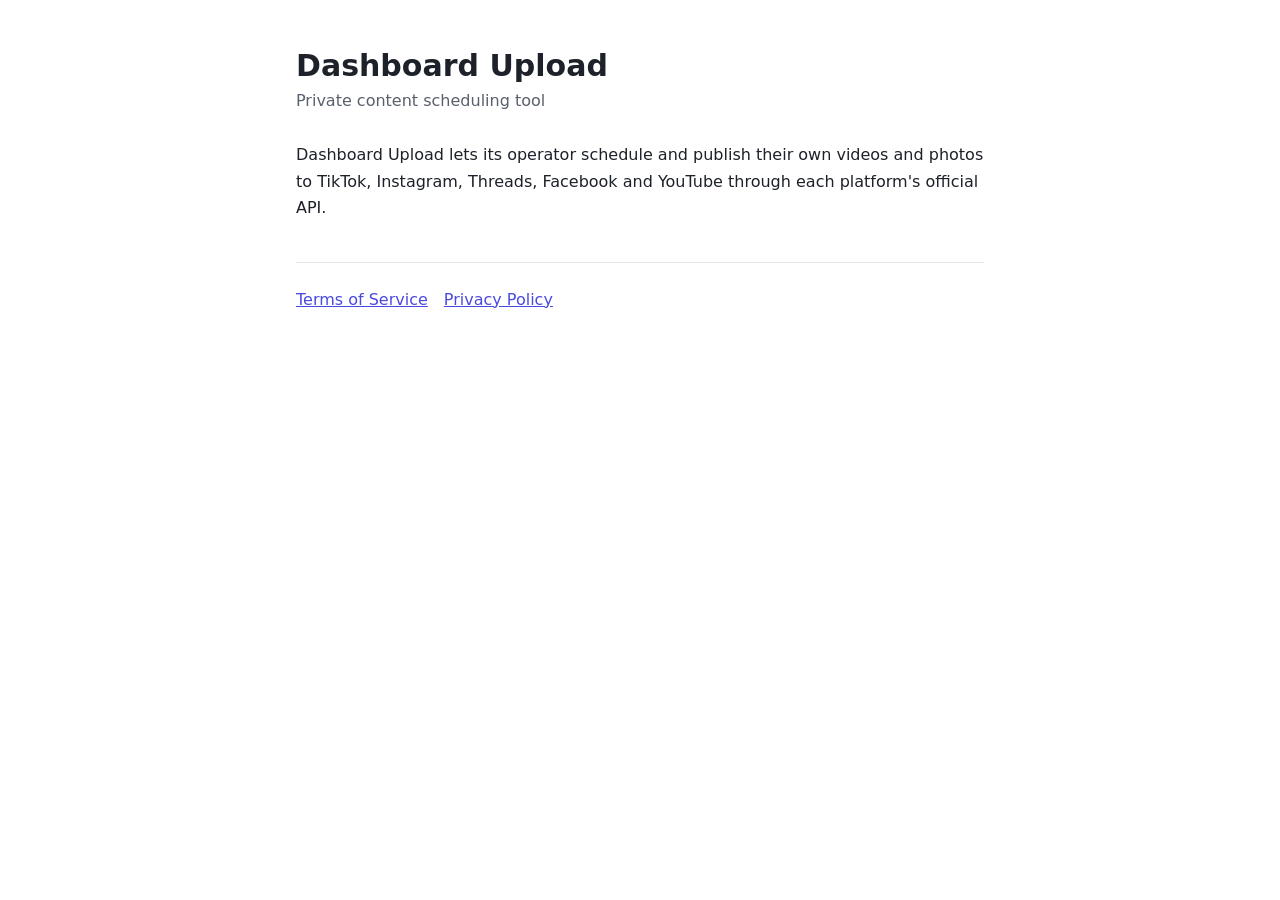
<file: index.html>
<!doctype html>
<html lang="en">
<head>
  <meta charset="utf-8" />
  <meta name="viewport" content="width=device-width, initial-scale=1" />
  <title>Dashboard Upload</title>
  <link rel="stylesheet" href="style.css" />
</head>
<body>
<main>
  <h1>Dashboard Upload</h1>
  <p class="date">Private content scheduling tool</p>
  <p>Dashboard Upload lets its operator schedule and publish their own videos and photos to TikTok, Instagram, Threads, Facebook and YouTube through each platform's official API.</p>
  <nav><a href="terms.html">Terms of Service</a><a href="privacy.html">Privacy Policy</a></nav>
</main>
</body>
</html>
</file>
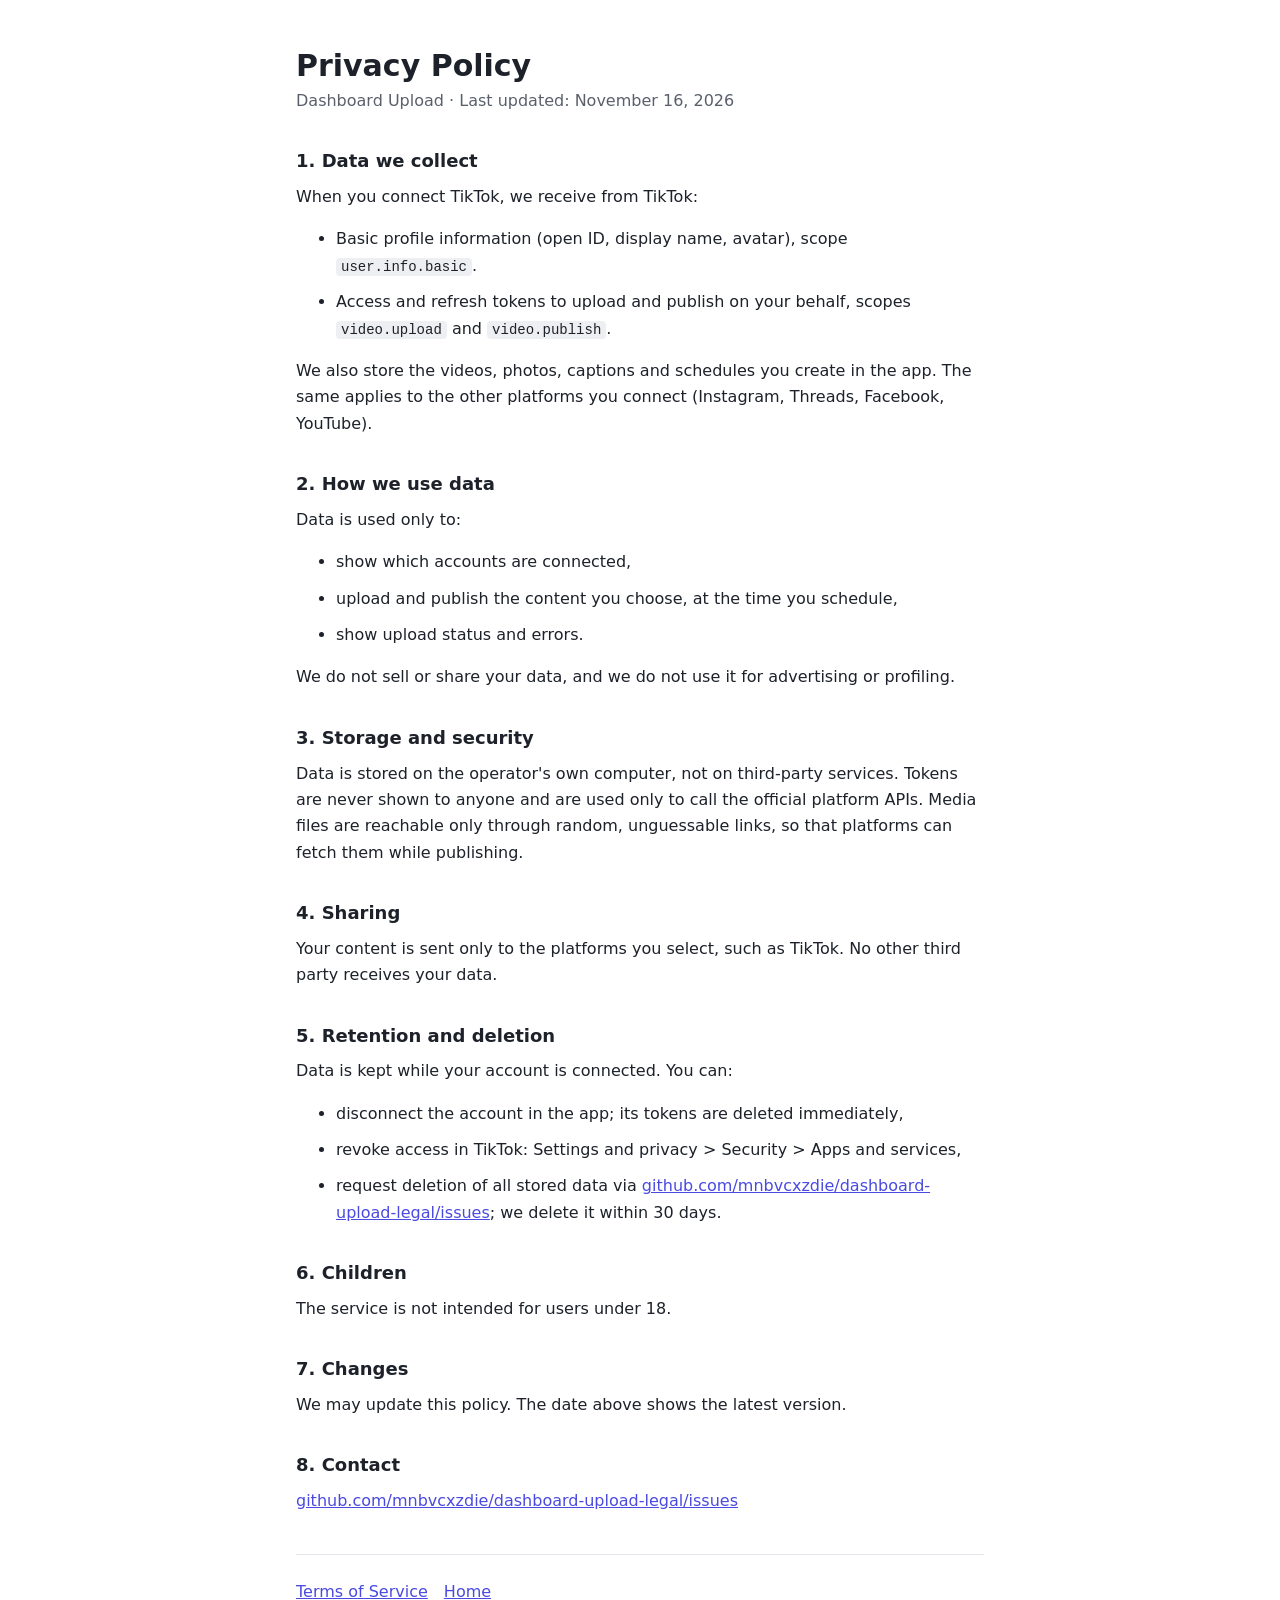
<file: privacy.html>
<!doctype html>
<html lang="en">
<head>
  <meta charset="utf-8" />
  <meta name="viewport" content="width=device-width, initial-scale=1" />
  <title>Privacy Policy · Dashboard Upload</title>
  <link rel="stylesheet" href="style.css" />
</head>
<body>
<main>
  <h1>Privacy Policy</h1>
  <p class="date">Dashboard Upload · Last updated: November 16, 2026</p>

  <h2>1. Data we collect</h2>
  <p>When you connect TikTok, we receive from TikTok:</p>
  <ul>
    <li>Basic profile information (open ID, display name, avatar), scope <code>user.info.basic</code>.</li>
    <li>Access and refresh tokens to upload and publish on your behalf, scopes <code>video.upload</code> and <code>video.publish</code>.</li>
  </ul>
  <p>We also store the videos, photos, captions and schedules you create in the app. The same applies to the other platforms you connect (Instagram, Threads, Facebook, YouTube).</p>

  <h2>2. How we use data</h2>
  <p>Data is used only to:</p>
  <ul>
    <li>show which accounts are connected,</li>
    <li>upload and publish the content you choose, at the time you schedule,</li>
    <li>show upload status and errors.</li>
  </ul>
  <p>We do not sell or share your data, and we do not use it for advertising or profiling.</p>

  <h2>3. Storage and security</h2>
  <p>Data is stored on the operator's own computer, not on third-party services. Tokens are never shown to anyone and are used only to call the official platform APIs. Media files are reachable only through random, unguessable links, so that platforms can fetch them while publishing.</p>

  <h2>4. Sharing</h2>
  <p>Your content is sent only to the platforms you select, such as TikTok. No other third party receives your data.</p>

  <h2>5. Retention and deletion</h2>
  <p>Data is kept while your account is connected. You can:</p>
  <ul>
    <li>disconnect the account in the app; its tokens are deleted immediately,</li>
    <li>revoke access in TikTok: Settings and privacy &gt; Security &gt; Apps and services,</li>
    <li>request deletion of all stored data via <a href="https://github.com/mnbvcxzdie/dashboard-upload-legal/issues">github.com/mnbvcxzdie/dashboard-upload-legal/issues</a>; we delete it within 30 days.</li>
  </ul>

  <h2>6. Children</h2>
  <p>The service is not intended for users under 18.</p>

  <h2>7. Changes</h2>
  <p>We may update this policy. The date above shows the latest version.</p>

  <h2>8. Contact</h2>
  <p><a href="https://github.com/mnbvcxzdie/dashboard-upload-legal/issues">github.com/mnbvcxzdie/dashboard-upload-legal/issues</a></p>

  <nav><a href="terms.html">Terms of Service</a><a href="./">Home</a></nav>
</main>
</body>
</html>
</file>
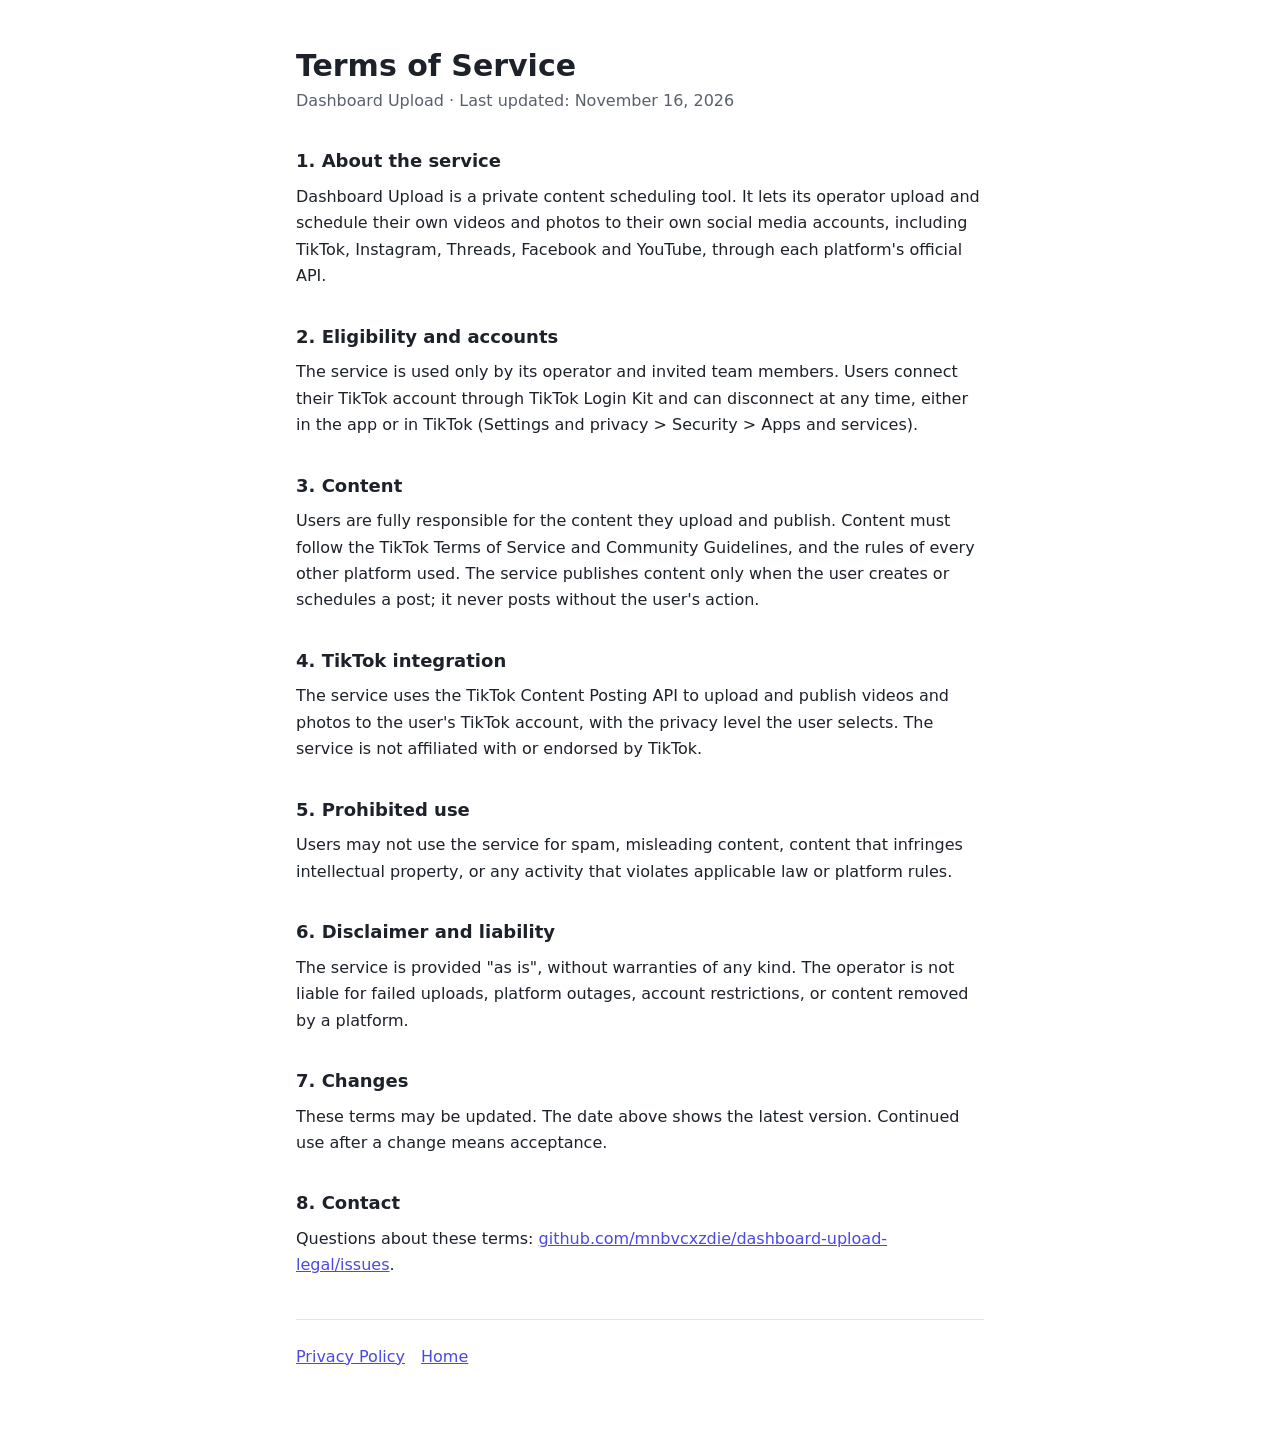
<file: terms.html>
<!doctype html>
<html lang="en">
<head>
  <meta charset="utf-8" />
  <meta name="viewport" content="width=device-width, initial-scale=1" />
  <title>Terms of Service · Dashboard Upload</title>
  <link rel="stylesheet" href="style.css" />
</head>
<body>
<main>
  <h1>Terms of Service</h1>
  <p class="date">Dashboard Upload · Last updated: November 16, 2026</p>

  <h2>1. About the service</h2>
  <p>Dashboard Upload is a private content scheduling tool. It lets its operator upload and schedule their own videos and photos to their own social media accounts, including TikTok, Instagram, Threads, Facebook and YouTube, through each platform's official API.</p>

  <h2>2. Eligibility and accounts</h2>
  <p>The service is used only by its operator and invited team members. Users connect their TikTok account through TikTok Login Kit and can disconnect at any time, either in the app or in TikTok (Settings and privacy &gt; Security &gt; Apps and services).</p>

  <h2>3. Content</h2>
  <p>Users are fully responsible for the content they upload and publish. Content must follow the TikTok Terms of Service and Community Guidelines, and the rules of every other platform used. The service publishes content only when the user creates or schedules a post; it never posts without the user's action.</p>

  <h2>4. TikTok integration</h2>
  <p>The service uses the TikTok Content Posting API to upload and publish videos and photos to the user's TikTok account, with the privacy level the user selects. The service is not affiliated with or endorsed by TikTok.</p>

  <h2>5. Prohibited use</h2>
  <p>Users may not use the service for spam, misleading content, content that infringes intellectual property, or any activity that violates applicable law or platform rules.</p>

  <h2>6. Disclaimer and liability</h2>
  <p>The service is provided "as is", without warranties of any kind. The operator is not liable for failed uploads, platform outages, account restrictions, or content removed by a platform.</p>

  <h2>7. Changes</h2>
  <p>These terms may be updated. The date above shows the latest version. Continued use after a change means acceptance.</p>

  <h2>8. Contact</h2>
  <p>Questions about these terms: <a href="https://github.com/mnbvcxzdie/dashboard-upload-legal/issues">github.com/mnbvcxzdie/dashboard-upload-legal/issues</a>.</p>

  <nav><a href="privacy.html">Privacy Policy</a><a href="./">Home</a></nav>
</main>
</body>
</html>
</file>
<file: style.css>
:root { --bg: #ffffff; --ink: #1d2129; --muted: #59606c; --line: #e3e5ea; --accent: #4a4ae0; }
@media (prefers-color-scheme: dark) {
  :root { --bg: #0e1015; --ink: #e8eaf0; --muted: #a3a9b6; --line: #262a33; --accent: #8f8fff; }
}
* { box-sizing: border-box; }
body { margin: 0; background: var(--bg); color: var(--ink); font: 16px/1.65 "IBM Plex Sans", system-ui, sans-serif; }
main { max-width: 720px; margin: 0 auto; padding: 48px 16px 64px; }
h1 { font-size: 30px; line-height: 1.2; margin: 0 0 4px; }
h2 { font-size: 18px; margin: 32px 0 8px; }
p, li { margin: 0 0 10px; }
.date { color: var(--muted); margin-bottom: 28px; }
a { color: var(--accent); }
nav { display: flex; gap: 16px; padding-top: 24px; margin-top: 40px; border-top: 1px solid var(--line); color: var(--muted); }
code { font-size: 14px; background: color-mix(in srgb, var(--line) 60%, transparent); padding: 1px 5px; border-radius: 4px; }
</file>
